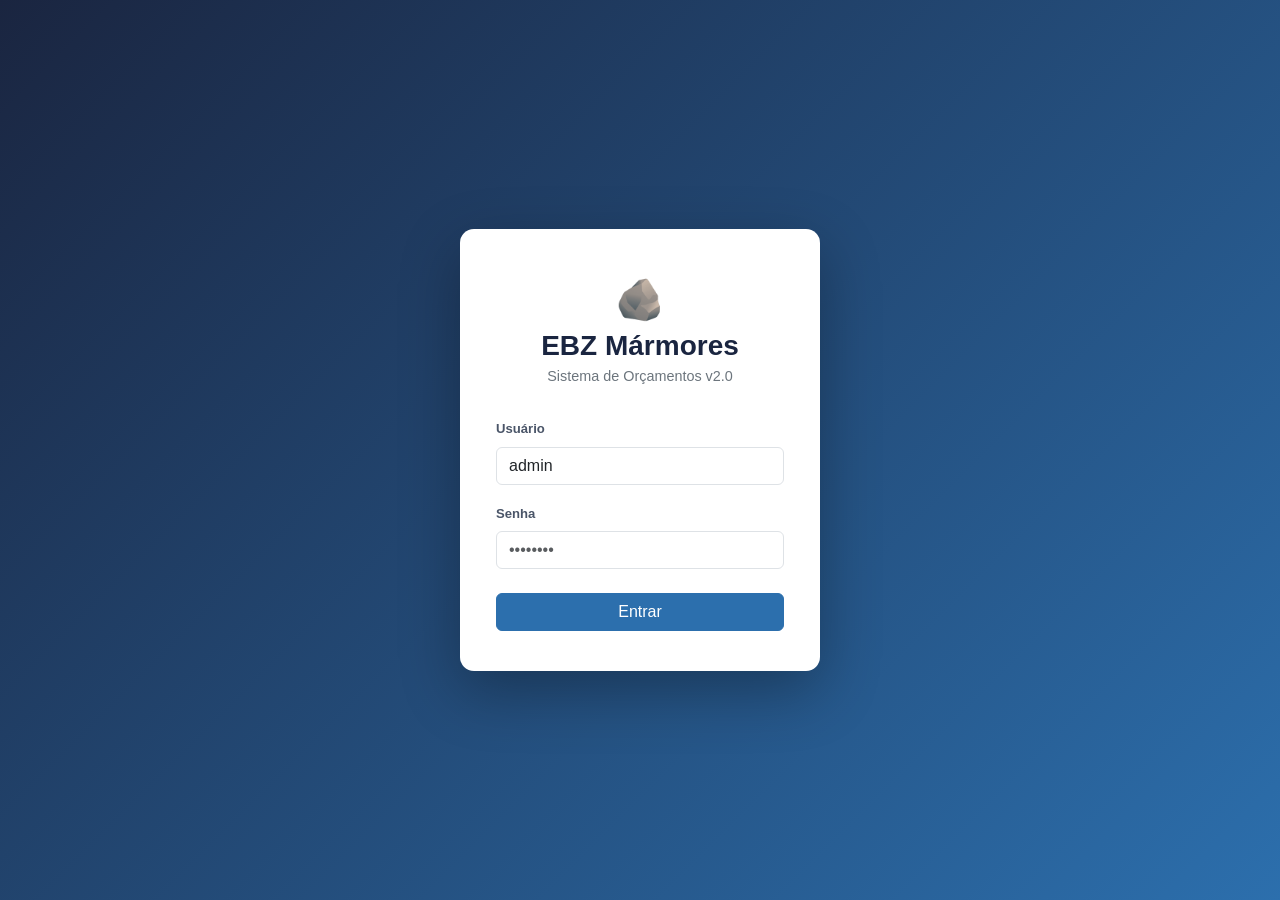
<file: frontend/index.html>
<!DOCTYPE html>
<html lang="pt-BR">
<head>
  <meta charset="UTF-8">
  <meta name="viewport" content="width=device-width, initial-scale=1">
  <title>Sistema de Orçamentos — Login</title>
  <link rel="stylesheet" href="https://cdn.jsdelivr.net/npm/bootstrap@5.3.2/dist/css/bootstrap.min.css">
  <link rel="stylesheet" href="css/app.css">
</head>
<body>
  <div class="login-page">
    <div class="login-card">
      <div class="text-center mb-4">
        <div style="font-size:2.5rem;">🪨</div>
        <h3>EBZ Mármores</h3>
        <p>Sistema de Orçamentos v2.0</p>
      </div>
      <form id="loginForm">
        <div class="mb-3">
          <label class="form-label">Usuário</label>
          <input type="text" id="username" class="form-control" value="admin" autocomplete="username">
        </div>
        <div class="mb-4">
          <label class="form-label">Senha</label>
          <input type="password" id="password" class="form-control" placeholder="••••••••" autocomplete="current-password">
        </div>
        <button type="submit" class="btn btn-primary w-100" id="btnLogin">
          Entrar
        </button>
        <div id="loginError" class="alert alert-danger mt-3 d-none"></div>
      </form>
    </div>
  </div>

  <script src="js/config.js"></script>
  <script>
    if (localStorage.getItem("token")) {
      window.location.href = "/dashboard.html";
    }

    document.getElementById("loginForm").addEventListener("submit", async (e) => {
      e.preventDefault();
      const btn = document.getElementById("btnLogin");
      const errEl = document.getElementById("loginError");
      errEl.classList.add("d-none");
      btn.disabled = true;
      btn.textContent = "Entrando...";

      try {
        const res = await fetch(API_URL + "/auth/login", {
          method: "POST",
          headers: { "Content-Type": "application/json" },
          body: JSON.stringify({
            username: document.getElementById("username").value,
            password: document.getElementById("password").value,
          }),
        });
        const data = await res.json();
        if (!res.ok) throw new Error(data.detail || "Erro");
        localStorage.setItem("token", data.access_token);
        localStorage.setItem("username", data.username);
        window.location.href = "/dashboard.html";
      } catch (err) {
        errEl.textContent = err.message;
        errEl.classList.remove("d-none");
      } finally {
        btn.disabled = false;
        btn.textContent = "Entrar";
      }
    });
  </script>
</body>
</html>
</file>
<file: frontend/css/app.css>
:root {
  --sidebar-width: 220px;
  --primary: #2c6fad;
  --primary-dark: #1d4f7c;
  --sidebar-bg: #1a2540;
  --sidebar-text: #c8d6e5;
  --sidebar-active: #2c6fad;
}

body {
  font-family: "Segoe UI", sans-serif;
  background: #f0f4f8;
  margin: 0;
}

/* ===== SIDEBAR ===== */
.sidebar {
  width: var(--sidebar-width);
  background: var(--sidebar-bg);
  min-height: 100vh;
  position: fixed;
  top: 0; left: 0;
  display: flex;
  flex-direction: column;
  z-index: 100;
  box-shadow: 2px 0 8px rgba(0,0,0,.25);
}

.sidebar-logo {
  padding: 20px 16px 12px;
  border-bottom: 1px solid #2a3a56;
  text-align: center;
}

.sidebar-logo h6 {
  color: #fff;
  font-size: .8rem;
  margin: 6px 0 0;
  opacity: .7;
  font-weight: 400;
}

.sidebar-logo .brand {
  color: #fff;
  font-weight: 700;
  font-size: 1rem;
}

.sidebar-nav {
  flex: 1;
  padding: 12px 0;
  overflow-y: auto;
}

.sidebar-link {
  display: flex;
  align-items: center;
  gap: 10px;
  padding: 11px 20px;
  color: var(--sidebar-text);
  text-decoration: none;
  font-size: .9rem;
  transition: background .15s, color .15s;
  border-left: 3px solid transparent;
}

.sidebar-link:hover {
  background: rgba(255,255,255,.07);
  color: #fff;
}

.sidebar-link.active {
  background: rgba(44,111,173,.25);
  color: #fff;
  border-left-color: var(--sidebar-active);
  font-weight: 600;
}

.sidebar-link .icon {
  font-size: 1.1rem;
  width: 22px;
  text-align: center;
}

.sidebar-footer {
  padding: 14px 20px;
  border-top: 1px solid #2a3a56;
  font-size: .8rem;
  color: rgba(200,214,229,.5);
}

/* ===== MAIN ===== */
.main-content {
  margin-left: var(--sidebar-width);
  min-height: 100vh;
  padding: 0;
}

.top-bar {
  background: #fff;
  border-bottom: 1px solid #dde3ed;
  padding: 12px 28px;
  display: flex;
  align-items: center;
  justify-content: space-between;
  position: sticky;
  top: 0;
  z-index: 50;
  box-shadow: 0 1px 4px rgba(0,0,0,.06);
}

.top-bar h5 {
  margin: 0;
  font-weight: 700;
  color: #1a2540;
  font-size: 1.05rem;
}

.page-content {
  padding: 24px 28px;
}

/* ===== CARDS ===== */
.stat-card {
  background: #fff;
  border-radius: 10px;
  padding: 20px 22px;
  box-shadow: 0 2px 8px rgba(0,0,0,.06);
  border-left: 4px solid var(--primary);
}

.stat-card .label {
  font-size: .78rem;
  color: #6c757d;
  text-transform: uppercase;
  letter-spacing: .5px;
  font-weight: 600;
}

.stat-card .value {
  font-size: 1.5rem;
  font-weight: 700;
  color: #1a2540;
  margin-top: 4px;
}

.stat-card.green { border-left-color: #28a745; }
.stat-card.red { border-left-color: #dc3545; }
.stat-card.orange { border-left-color: #fd7e14; }

/* ===== TABLE ===== */
.table-card {
  background: #fff;
  border-radius: 10px;
  box-shadow: 0 2px 8px rgba(0,0,0,.06);
  overflow: hidden;
}

.table-card .card-header {
  background: #f8f9fc;
  border-bottom: 1px solid #e2e8f0;
  padding: 14px 20px;
  font-weight: 700;
  color: #1a2540;
}

.table th {
  background: #f1f5fb;
  font-size: .82rem;
  font-weight: 700;
  color: #4a5568;
  text-transform: uppercase;
  letter-spacing: .4px;
  border-bottom: 2px solid #dde3ed;
  white-space: nowrap;
}

.table td {
  vertical-align: middle;
  font-size: .9rem;
}

.table tbody tr:hover {
  background: #f7f9fd;
  cursor: pointer;
}

.table tbody tr.selected {
  background: #e8f0fe;
}

/* ===== FORMS ===== */
.form-section {
  background: #fff;
  border-radius: 10px;
  padding: 20px 22px;
  margin-bottom: 18px;
  box-shadow: 0 2px 8px rgba(0,0,0,.06);
}

.form-section h6 {
  font-weight: 700;
  color: #1a2540;
  margin-bottom: 14px;
  padding-bottom: 8px;
  border-bottom: 2px solid #e2e8f0;
  font-size: .95rem;
}

.form-label {
  font-size: .82rem;
  font-weight: 600;
  color: #4a5568;
}

/* ===== ITEM TABLE ===== */
#itensTable th {
  background: #c62828;
  color: #fff;
  font-size: .78rem;
  border: none;
}

#itensTable td {
  font-size: .85rem;
  padding: 6px 8px;
}

#itensTable tr.selected-row td {
  background: #e3f2fd;
}

/* ===== BADGES ===== */
.badge-pago { background: #28a745; color: #fff; }
.badge-pendente { background: #fd7e14; color: #fff; }

/* ===== BUTTONS ===== */
.btn-primary {
  background: var(--primary);
  border-color: var(--primary);
}

.btn-primary:hover {
  background: var(--primary-dark);
  border-color: var(--primary-dark);
}

/* ===== TOAST ===== */
.toast-container {
  position: fixed;
  bottom: 24px;
  right: 24px;
  z-index: 9999;
}

.toast {
  min-width: 240px;
}

/* ===== LOGIN ===== */
.login-page {
  min-height: 100vh;
  background: linear-gradient(135deg, #1a2540 0%, #2c6fad 100%);
  display: flex;
  align-items: center;
  justify-content: center;
}

.login-card {
  background: #fff;
  border-radius: 14px;
  padding: 40px 36px;
  width: 360px;
  box-shadow: 0 20px 60px rgba(0,0,0,.3);
}

.login-card h3 {
  font-weight: 700;
  color: #1a2540;
  margin-bottom: 4px;
}

.login-card p {
  color: #6c757d;
  font-size: .9rem;
  margin-bottom: 28px;
}

/* ===== TOTAL BAR ===== */
.total-bar {
  background: #1a2540;
  color: #fff;
  padding: 12px 22px;
  border-radius: 8px;
  display: flex;
  justify-content: space-between;
  align-items: center;
  margin-top: 10px;
}

.total-bar .label { font-size: .85rem; opacity: .8; }
.total-bar .value { font-size: 1.3rem; font-weight: 700; }

/* ===== RESPONSIVE ===== */
@media (max-width: 768px) {
  .sidebar { transform: translateX(-100%); transition: transform .3s; }
  .sidebar.open { transform: translateX(0); }
  .main-content { margin-left: 0; }
}

.autocomplete-list {
  position: absolute;
  z-index: 1000;
  background: #fff;
  border: 1px solid #ced4da;
  border-top: none;
  border-radius: 0 0 6px 6px;
  max-height: 180px;
  overflow-y: auto;
  width: 100%;
}

.autocomplete-list li {
  padding: 8px 14px;
  cursor: pointer;
  font-size: .9rem;
}

.autocomplete-list li:hover { background: #e8f0fe; }

.rt-badge {
  background: #fff3cd;
  color: #856404;
  border: 1px solid #ffc107;
  border-radius: 4px;
  padding: 2px 8px;
  font-size: .8rem;
  font-weight: 600;
}
</file>
